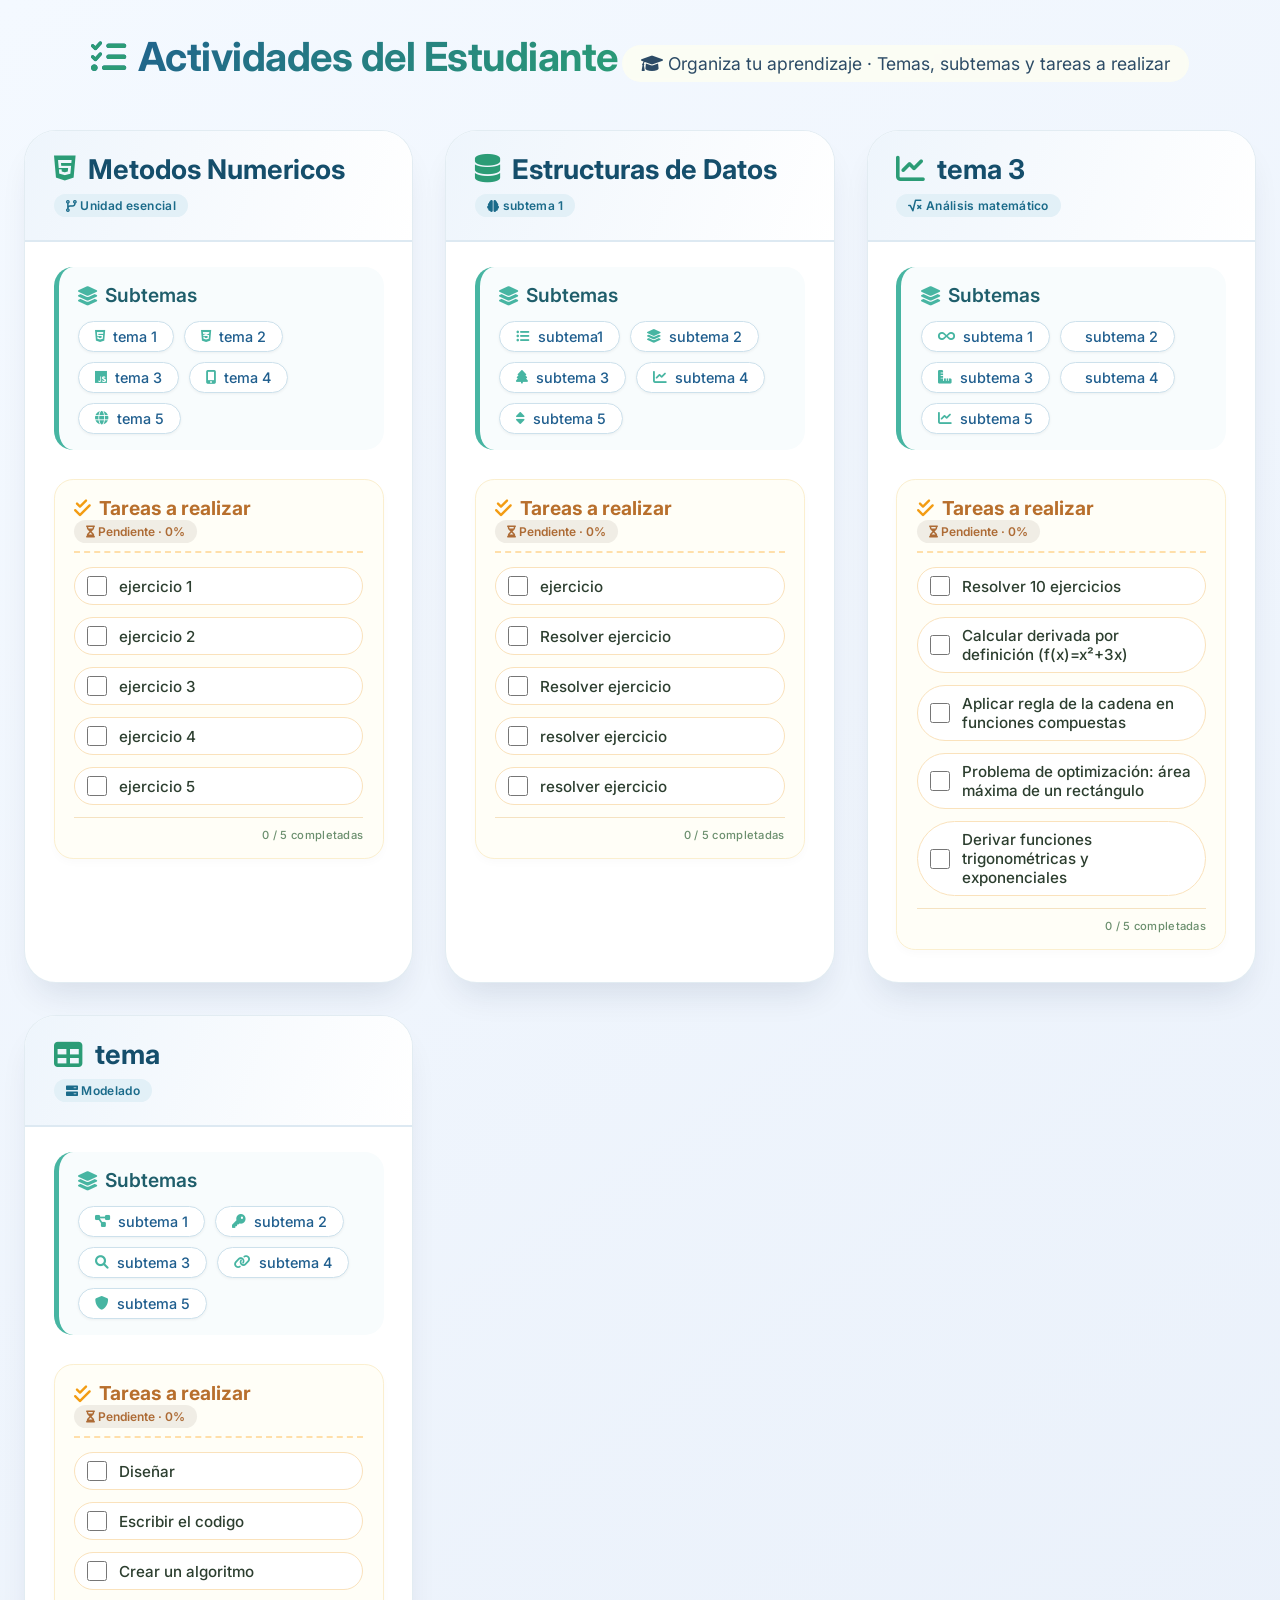
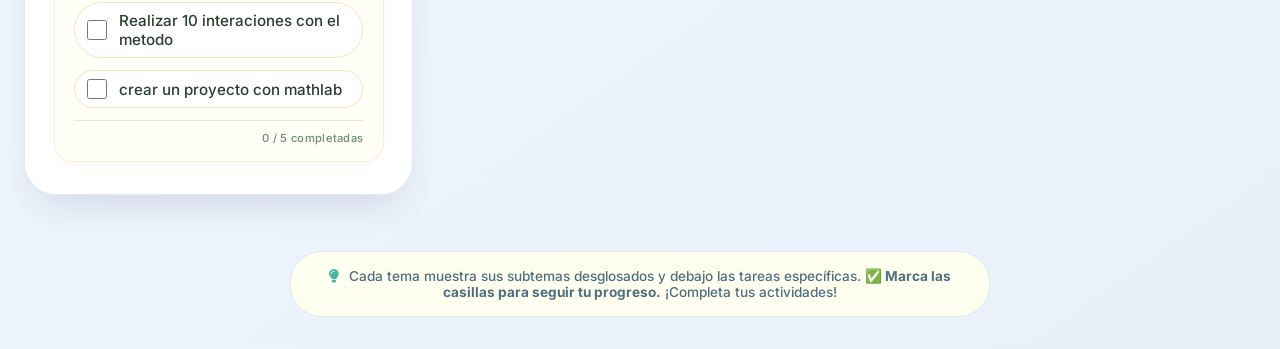
<file: algebra.html>
<!DOCTYPE html>
<html lang="es">
<head>
  <meta charset="UTF-8">
  <meta name="viewport" content="width=device-width, initial-scale=1.0, user-scalable=yes">
  <title>EstudiActivo | Temas, Subtemas y Tareas</title>
  <!-- Google Font & Font Awesome -->
  <link href="https://fonts.googleapis.com/css2?family=Inter:opsz,wght@14..32,300;14..32,400;14..32,500;14..32,600;14..32,700&display=swap" rel="stylesheet">
  <link rel="stylesheet" href="https://cdnjs.cloudflare.com/ajax/libs/font-awesome/6.0.0-beta3/css/all.min.css">
  <style>
    * {
      margin: 0;
      padding: 0;
      box-sizing: border-box;
    }

    body {
      background: linear-gradient(145deg, #f4f9ff 0%, #e9f0fa 100%);
      font-family: 'Inter', sans-serif;
      padding: 2rem 1.5rem;
      color: #1a2c3e;
    }

    /* contenedor principal */
    .dashboard-container {
      max-width: 1400px;
      margin: 0 auto;
    }

    /* encabezado amigable */
    .hero-section {
      text-align: center;
      margin-bottom: 3rem;
    }
    .hero-section h1 {
      font-size: 2.5rem;
      font-weight: 700;
      background: linear-gradient(135deg, #1F5E8E, #2b9c76);
      -webkit-background-clip: text;
      background-clip: text;
      color: transparent;
      letter-spacing: -0.5px;
      display: inline-flex;
      align-items: center;
      gap: 12px;
    }
    .hero-section h1 i {
      background: none;
      color: #2b9c76;
      font-size: 2.2rem;
    }
    .hero-section p {
      font-size: 1.1rem;
      color: #2c4b66;
      margin-top: 10px;
      max-width: 650px;
      margin-left: auto;
      margin-right: auto;
      background: rgba(255,255,240,0.7);
      backdrop-filter: blur(2px);
      padding: 0.5rem 1.2rem;
      border-radius: 60px;
      display: inline-block;
    }

    /* grid de tarjetas temáticas */
    .topics-grid {
      display: grid;
      grid-template-columns: repeat(auto-fit, minmax(340px, 1fr));
      gap: 2rem;
      margin-top: 1rem;
    }

    /* cada tarjeta = tema completo */
    .topic-card {
      background: #ffffff;
      border-radius: 2rem;
      box-shadow: 0 20px 35px -12px rgba(0, 32, 64, 0.12);
      transition: all 0.25s ease;
      overflow: hidden;
      backdrop-filter: blur(0px);
      border: 1px solid rgba(110, 160, 190, 0.2);
    }
    .topic-card:hover {
      transform: translateY(-5px);
      box-shadow: 0 28px 38px -14px rgba(18, 52, 77, 0.2);
    }

    /* cabecera del tema */
    .topic-header {
      background: linear-gradient(110deg, #eef5fc 0%, #ffffff 100%);
      padding: 1.4rem 1.8rem;
      border-bottom: 2px solid #dde9f2;
    }
    .topic-header h2 {
      font-size: 1.7rem;
      font-weight: 700;
      display: flex;
      align-items: center;
      gap: 12px;
      color: #154e6b;
    }
    .topic-header h2 i {
      font-size: 1.8rem;
      color: #2b9c76;
    }
    .topic-badge {
      background: #e2f0f7;
      color: #1b6b8a;
      font-size: 0.75rem;
      font-weight: 600;
      padding: 4px 12px;
      border-radius: 50px;
      display: inline-block;
      margin-top: 8px;
      letter-spacing: 0.3px;
    }

    /* contenido: subtemas y tareas */
    .topic-content {
      padding: 1.6rem 1.8rem 2rem 1.8rem;
    }

    /* bloque de subtemas */
    .subtemas-block {
      background: #f8fcfd;
      border-radius: 1.2rem;
      padding: 1rem 1.2rem;
      margin-bottom: 1.8rem;
      border-left: 5px solid #47b5a2;
    }
    .subtemas-block h3 {
      font-size: 1.2rem;
      font-weight: 600;
      display: flex;
      align-items: center;
      gap: 8px;
      color: #1f5e6b;
      margin-bottom: 14px;
    }
    .subtemas-block h3 i {
      font-size: 1.2rem;
      color: #47b5a2;
    }
    .subtemas-list {
      list-style: none;
      display: flex;
      flex-wrap: wrap;
      gap: 10px;
    }
    .subtemas-list li {
      background: white;
      border-radius: 40px;
      padding: 6px 16px;
      font-size: 0.9rem;
      font-weight: 500;
      color: #1f5e8e;
      box-shadow: 0 1px 3px rgba(0,0,0,0.05);
      border: 1px solid #cde1ec;
      display: inline-flex;
      align-items: center;
      gap: 8px;
      transition: all 0.1s;
    }
    .subtemas-list li i {
      font-size: 0.85rem;
      color: #47b5a2;
    }

    /* bloque de tareas (tasks) */
    .tareas-block {
      background: #fffef7;
      border-radius: 1.2rem;
      padding: 1rem 1.2rem;
      border: 1px solid #fbefcf;
      box-shadow: 0 4px 8px rgba(0,0,0,0.02);
    }
    .tareas-header {
      display: flex;
      justify-content: space-between;
      align-items: baseline;
      flex-wrap: wrap;
      margin-bottom: 14px;
      border-bottom: 2px dashed #ffdfaa;
      padding-bottom: 8px;
    }
    .tareas-header h3 {
      font-size: 1.2rem;
      font-weight: 700;
      display: flex;
      align-items: center;
      gap: 8px;
      color: #b86f2c;
    }
    .tareas-header h3 i {
      color: #f39c12;
    }
    .task-progress {
      background: #f0ede5;
      border-radius: 30px;
      padding: 4px 12px;
      font-size: 0.75rem;
      font-weight: 600;
      color: #ad6b35;
    }
    .tasks-list {
      display: flex;
      flex-direction: column;
      gap: 12px;
      margin: 12px 0 8px;
    }
    .task-item {
      display: flex;
      align-items: center;
      gap: 12px;
      background: #ffffff;
      padding: 8px 12px;
      border-radius: 60px;
      transition: all 0.15s;
      border: 1px solid #fae2bc;
      cursor: pointer;
    }
    .task-item:hover {
      background: #fff6ea;
      transform: translateX(4px);
    }
    .task-item input {
      width: 20px;
      height: 20px;
      accent-color: #2b9c76;
      cursor: pointer;
      flex-shrink: 0;
    }
    .task-item span {
      font-size: 0.95rem;
      font-weight: 500;
      color: #2c3e2f;
      flex: 1;
      transition: all 0.2s;
    }
    input[type="checkbox"]:checked + span {
      text-decoration: line-through;
      color: #7f8c8d;
      opacity: 0.8;
    }
    .task-stats {
      margin-top: 12px;
      text-align: right;
      font-size: 0.7rem;
      font-weight: 500;
      color: #6b8f6e;
      letter-spacing: 0.3px;
      border-top: 1px solid #f5e2c1;
      padding-top: 10px;
    }

    /* pie de página / nota */
    .footer-note {
      margin-top: 3.5rem;
      text-align: center;
      background: #fffff0;
      border-radius: 2rem;
      padding: 1rem 1.8rem;
      max-width: 700px;
      margin-left: auto;
      margin-right: auto;
      color: #4f6f7f;
      font-weight: 500;
      font-size: 0.85rem;
      border: 1px solid #e0e9f0;
      backdrop-filter: blur(2px);
    }
    .footer-note i {
      margin-right: 6px;
      color: #47b5a2;
    }

    @media (max-width: 720px) {
      body {
        padding: 1rem;
      }
      .topic-header h2 {
        font-size: 1.4rem;
      }
      .topic-content {
        padding: 1.2rem;
      }
      .subtemas-list li {
        font-size: 0.8rem;
      }
      .task-item span {
        font-size: 0.85rem;
      }
      .hero-section h1 {
        font-size: 1.9rem;
      }
    }
  </style>
</head>
<body>
<div class="dashboard-container">
  <div class="hero-section">
    <h1>
      <i class="fas fa-tasks"></i> 
      Actividades del Estudiante
    </h1>
    <p><i class="fas fa-graduation-cap"></i> Organiza tu aprendizaje · Temas, subtemas y tareas a realizar</p>
  </div>

  <div class="topics-grid" id="topicsGrid">
    <!-- TEMA 1: Programación Web -->
    <div class="topic-card" data-topic-id="1">
      <div class="topic-header">
        <h2><i class="fab fa-html5"></i>Metodos Numericos</h2>
        <div class="topic-badge"><i class="fas fa-code-branch"></i> Unidad esencial</div>
      </div>
      <div class="topic-content">
        <!-- Subtemas desglosados -->
        <div class="subtemas-block">
          <h3><i class="fas fa-layer-group"></i> Subtemas</h3>
          <ul class="subtemas-list">
            <li><i class="fab fa-html5"></i>tema 1</li>
            <li><i class="fab fa-css3-alt"></i>tema 2</li>
            <li><i class="fab fa-js"></i> tema 3</li>
            <li><i class="fas fa-mobile-alt"></i> tema 4</li>
            <li><i class="fas fa-globe"></i>tema 5</li>
          </ul>
        </div>
        <!-- TAREAS A REALIZAR (final) -->
        <div class="tareas-block">
          <div class="tareas-header">
            <h3><i class="fas fa-check-double"></i> Tareas a realizar</h3>
            <div class="task-progress" id="progressLabel-web">⬜ Progreso</div>
          </div>
          <div class="tasks-list" id="tasks-web">
            <label class="task-item">
              <input type="checkbox" class="task-checkbox"> 
              <span>ejercicio 1</span>
            </label>
            <label class="task-item">
              <input type="checkbox" class="task-checkbox"> 
              <span>ejercicio 2</span>
            </label>
            <label class="task-item">
              <input type="checkbox" class="task-checkbox"> 
              <span>ejercicio 3</span>
            </label>
            <label class="task-item">
              <input type="checkbox" class="task-checkbox"> 
              <span>ejercicio 4</span>
            </label>
            <label class="task-item">
              <input type="checkbox" class="task-checkbox"> 
              <span>ejercicio 5</span>
            </label>
          </div>
          <div class="task-stats" id="stats-web">0 / 5 completadas</div>
        </div>
      </div>
    </div>

    <!-- TEMA 2: Estructuras de Datos -->
    <div class="topic-card" data-topic-id="2">
      <div class="topic-header">
        <h2><i class="fas fa-database"></i> Estructuras de Datos</h2>
        <div class="topic-badge"><i class="fas fa-brain"></i> subtema 1</div>
      </div>
      <div class="topic-content">
        <div class="subtemas-block">
          <h3><i class="fas fa-layer-group"></i> Subtemas</h3>
          <ul class="subtemas-list">
            <li><i class="fas fa-list-ul"></i> subtema1</li>
            <li><i class="fas fa-layer-group"></i> subtema 2</li>
            <li><i class="fas fa-tree"></i>subtema 3</li>
            <li><i class="fas fa-chart-line"></i> subtema 4</li>
            <li><i class="fas fa-sort"></i>subtema 5</li>
          </ul>
        </div>
        <div class="tareas-block">
          <div class="tareas-header">
            <h3><i class="fas fa-check-double"></i> Tareas a realizar</h3>
            <div class="task-progress" id="progressLabel-ds">⬜ Progreso</div>
          </div>
          <div class="tasks-list" id="tasks-ds">
            <label class="task-item">
              <input type="checkbox" class="task-checkbox">
              <span>ejercicio</span>
            </label>
            <label class="task-item">
              <input type="checkbox" class="task-checkbox">
              <span>Resolver ejercicio</span>
            </label>
            <label class="task-item">
              <input type="checkbox" class="task-checkbox">
              <span>Resolver ejercicio</span>
            </label>
            <label class="task-item">
              <input type="checkbox" class="task-checkbox">
              <span>resolver ejercicio</span>
            </label>
            <label class="task-item">
              <input type="checkbox" class="task-checkbox">
              <span>resolver ejercicio</span>
            </label>
          </div>
          <div class="task-stats" id="stats-ds">0 / 5 completadas</div>
        </div>
      </div>
    </div>

    <!-- TEMA 3: Cálculo Diferencial (Matemáticas) -->
    <div class="topic-card" data-topic-id="3">
      <div class="topic-header">
        <h2><i class="fas fa-chart-line"></i> tema 3</h2>
        <div class="topic-badge"><i class="fas fa-square-root-alt"></i> Análisis matemático</div>
      </div>
      <div class="topic-content">
        <div class="subtemas-block">
          <h3><i class="fas fa-layer-group"></i> Subtemas</h3>
          <ul class="subtemas-list">
            <li><i class="fas fa-infinity"></i> subtema 1</li>
            <li><i class="fas fa-chart-simple"></i> subtema 2</li>
            <li><i class="fas fa-ruler-combined"></i> subtema 3</li>
            <li><i class="fas fa-waveform"></i> subtema 4</li>
            <li><i class="fas fa-chart-line"></i> subtema 5</li>
          </ul>
        </div>
        <div class="tareas-block">
          <div class="tareas-header">
            <h3><i class="fas fa-check-double"></i> Tareas a realizar</h3>
            <div class="task-progress" id="progressLabel-calc">⬜ Progreso</div>
          </div>
          <div class="tasks-list" id="tasks-calc">
            <label class="task-item">
              <input type="checkbox" class="task-checkbox">
              <span>Resolver 10 ejercicios </span>
            </label>
            <label class="task-item">
              <input type="checkbox" class="task-checkbox">
              <span>Calcular derivada por definición (f(x)=x²+3x)</span>
            </label>
            <label class="task-item">
              <input type="checkbox" class="task-checkbox">
              <span>Aplicar regla de la cadena en funciones compuestas</span>
            </label>
            <label class="task-item">
              <input type="checkbox" class="task-checkbox">
              <span>Problema de optimización: área máxima de un rectángulo</span>
            </label>
            <label class="task-item">
              <input type="checkbox" class="task-checkbox">
              <span>Derivar funciones trigonométricas y exponenciales</span>
            </label>
          </div>
          <div class="task-stats" id="stats-calc">0 / 5 completadas</div>
        </div>
      </div>
    </div>

    <!-- TEMA 4: Bases de Datos (extra / más ejemplos)-->
    <div class="topic-card" data-topic-id="4">
      <div class="topic-header">
        <h2><i class="fas fa-table"></i> tema</h2>
        <div class="topic-badge"><i class="fas fa-server"></i> Modelado</div>
      </div>
      <div class="topic-content">
        <div class="subtemas-block">
          <h3><i class="fas fa-layer-group"></i> Subtemas</h3>
          <ul class="subtemas-list">
            <li><i class="fas fa-diagram-project"></i> subtema 1</li>
            <li><i class="fas fa-key"></i> subtema 2</li>
            <li><i class="fas fa-search"></i> subtema 3</li>
            <li><i class="fas fa-link"></i> subtema 4</li>
            <li><i class="fas fa-shield-alt"></i> subtema 5</li>
          </ul>
        </div>
        <div class="tareas-block">
          <div class="tareas-header">
            <h3><i class="fas fa-check-double"></i> Tareas a realizar</h3>
            <div class="task-progress" id="progressLabel-sql">⬜ Progreso</div>
          </div>
          <div class="tasks-list" id="tasks-sql">
            <label class="task-item">
              <input type="checkbox" class="task-checkbox">
              <span>Diseñar </span>
            </label>
            <label class="task-item">
              <input type="checkbox" class="task-checkbox">
              <span>Escribir el codigo</span>
            </label>
            <label class="task-item">
              <input type="checkbox" class="task-checkbox">
              <span>Crear un algoritmo</span>
            </label>
            <label class="task-item">
              <input type="checkbox" class="task-checkbox">
              <span>Realizar 10 interaciones con el metodo</span>
            </label>
            <label class="task-item">
              <input type="checkbox" class="task-checkbox">
              <span>crear un proyecto con mathlab</span>
            </label>
          </div>
          <div class="task-stats" id="stats-sql">0 / 5 completadas</div>
        </div>
      </div>
    </div>
  </div>

  <div class="footer-note">
    <i class="fas fa-lightbulb"></i> Cada tema muestra sus subtemas desglosados y debajo las tareas específicas.  
    <strong>✅ Marca las casillas para seguir tu progreso.</strong> ¡Completa tus actividades!
  </div>
</div>

<script>
  (function() {
    // Definir las configuraciones para cada tema según su ID
    // Mapeamos cada bloque de tareas y su stats + contador
    // Usamos selectores dinámicos para mantenerlo limpio y genérico.
    const topics = document.querySelectorAll('.topic-card');
    
    function updateTaskStatsForCard(card) {
      // dentro de cada card: buscar el contenedor de tareas, los checkboxes dentro de .tasks-list
      const tasksContainer = card.querySelector('.tasks-list');
      if (!tasksContainer) return;
      const checkboxes = tasksContainer.querySelectorAll('.task-checkbox');
      const total = checkboxes.length;
      let completed = 0;
      checkboxes.forEach(cb => {
        if (cb.checked) completed++;
      });
      // actualizar el elemento .task-stats dentro de esta tarjeta (el div que muestra ej: "2 / 5 completadas")
      const statsDiv = card.querySelector('.task-stats');
      if (statsDiv) {
        statsDiv.innerText = `${completed} / ${total} completadas`;
      }
      // también actualizar el badge pequeño de progreso opcional .task-progress (estilo amigable)
      const progressBadge = card.querySelector('.task-progress');
      if (progressBadge) {
        const percent = total === 0 ? 0 : Math.round((completed / total) * 100);
        if (completed === total) {
          progressBadge.innerHTML = `<i class="fas fa-check-circle"></i> ¡Completado! ${percent}%`;
          progressBadge.style.background = "#c8f0e1";
          progressBadge.style.color = "#1f6e4a";
        } else if (completed > 0) {
          progressBadge.innerHTML = `<i class="fas fa-chart-simple"></i> Progreso: ${percent}%`;
          progressBadge.style.background = "#fff0cf";
          progressBadge.style.color = "#b9571a";
        } else {
          progressBadge.innerHTML = `<i class="fas fa-hourglass-half"></i> Pendiente · 0%`;
          progressBadge.style.background = "#f0ede5";
          progressBadge.style.color = "#ad6b35";
        }
      }
    }

    // Función para inicializar stats y añadir event listeners a todos los checkboxes
    function initAllTopics() {
      topics.forEach(card => {
        // Escuchar cambios en los checkboxes dentro de .tasks-list en esa tarjeta
        const tasksListDiv = card.querySelector('.tasks-list');
        if (!tasksListDiv) return;
        const checkboxes = tasksListDiv.querySelectorAll('.task-checkbox');
        // Agregar evento a cada checkbox
        checkboxes.forEach(checkbox => {
          // Remover event listeners previos para no duplicar (si se llama más veces, pero solo se inicializa una vez)
          checkbox.removeEventListener('change', handleCheckboxChange);
          checkbox.addEventListener('change', handleCheckboxChange);
        });
        // actualizar valores iniciales
        updateTaskStatsForCard(card);
      });
    }

    // Manejador genérico: al cambiar cualquier checkbox, actualiza la card correspondiente
    function handleCheckboxChange(e) {
      const taskItem = e.target.closest('.task-item');
      if (!taskItem) return;
      const card = taskItem.closest('.topic-card');
      if (card) {
        updateTaskStatsForCard(card);
      }
    }

    // También necesitamos ejecutar después de potenciales cambios dinámicos, pero aquí no hay creación dinámica
    // Sin embargo si se quisiera extender, funciona. Inicializar todo
    initAllTopics();

    // Opcional: observar si algún checkbox nuevo aparece? no es necesario, pero como garantía extra
    // Se asegura de que si se añaden nuevos checkboxes manualmente (no es el caso), se tendrían que reinicializar, pero con la plantilla estática funciona perfecto.
    // Para máxima seguridad, también barremos cambios por si se añade contenido en el futuro (no aplica ahora)
  })();
</script>
</body>
</html>
</file>
